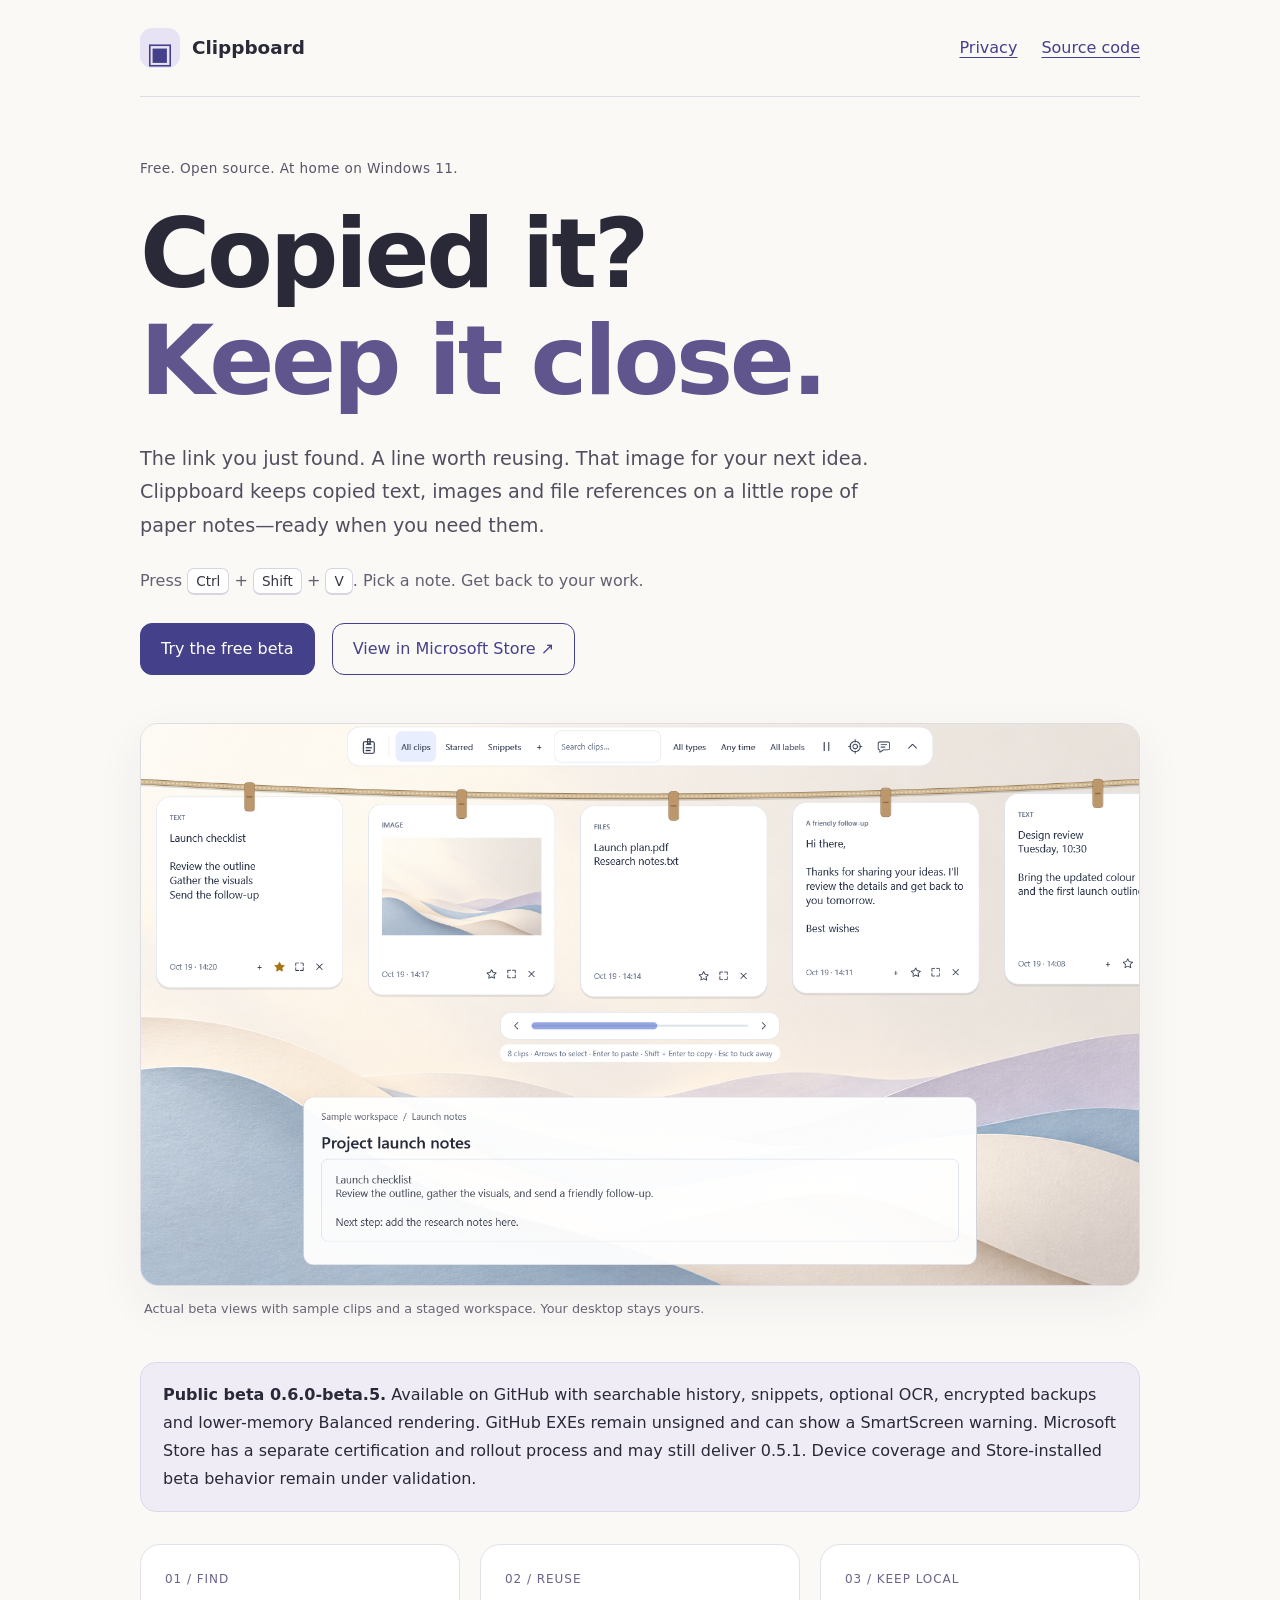
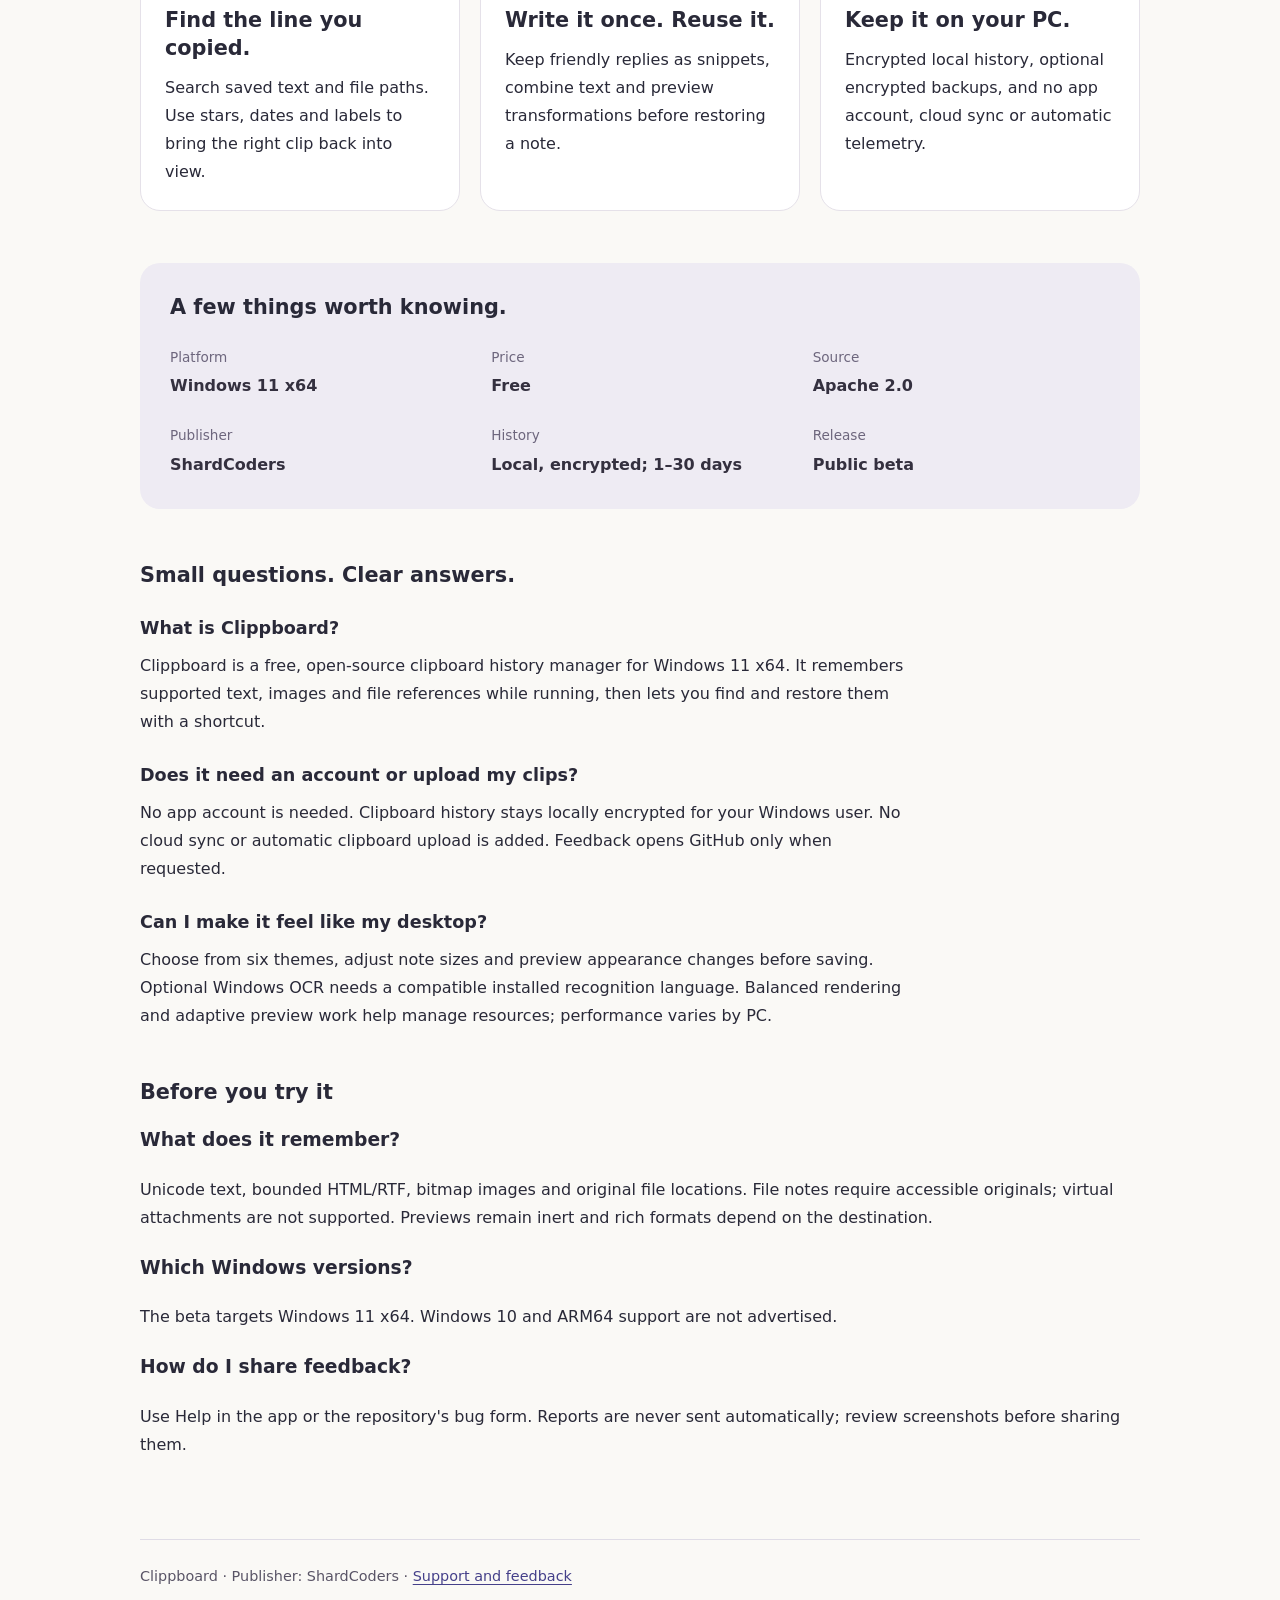
<file: site/index.html>
<!doctype html>
<html lang="en">
<head>
  <meta charset="utf-8">
  <meta name="viewport" content="width=device-width, initial-scale=1">
  <meta name="description" content="Clippboard is a free, open-source clipboard manager for Windows 11. Find copied text, images and file references on a rope of paper notes. Search, save snippets and keep history locally.">
  <link rel="canonical" href="https://shardapps.github.io/clippboard/">
  <meta property="og:title" content="Clippboard — Copied it? Keep it close.">
  <meta property="og:description" content="Try the 0.6 beta: searchable paper notes, snippets, optional OCR, encrypted backups and Balanced rendering for Windows 11 x64.">
  <meta property="og:type" content="website">
  <meta property="og:url" content="https://shardapps.github.io/clippboard/">
  <meta property="og:image" content="https://shardapps.github.io/clippboard/assets/clipboard-workspace.png">
  <meta property="og:image:alt" content="Clippboard beta showing sample text, image and file notes above a staged workspace">
  <meta name="twitter:card" content="summary_large_image">
  <title>Clippboard — free clipboard manager for Windows 11</title>
  <link rel="stylesheet" href="styles.css">
</head>
<body>
  <a class="skip" href="#main">Skip to content</a>
  <header><a class="brand" href="./"><span class="logo" aria-hidden="true">▣</span> Clippboard</a><nav aria-label="Main"><a href="privacy/">Privacy</a><a href="https://github.com/shardapps/clippboard">Source code</a></nav></header>
  <main id="main" class="home">
    <p class="eyebrow">Free. Open source. At home on Windows 11.</p>
    <h1>Copied it?<br><span>Keep it close.</span></h1>
    <p class="lead">The link you just found. A line worth reusing. That image for your next idea. Clippboard keeps copied text, images and file references on a little rope of paper notes—ready when you need them.</p>
    <p class="shortcut-hint">Press <kbd>Ctrl</kbd> + <kbd>Shift</kbd> + <kbd>V</kbd>. Pick a note. Get back to your work.</p>
    <p><a class="button" href="https://github.com/shardapps/clippboard/releases/tag/v0.6.0-beta.5">Try the free beta</a> <a class="button secondary" href="https://apps.microsoft.com/detail/9PP8015JDJ45">View in Microsoft Store ↗</a></p>
    <figure class="app-shot"><img src="assets/clipboard-workspace.png" width="1600" height="900" alt="Actual Clippboard beta controls displaying sample text, image and file notes on a rope over a staged project workspace" fetchpriority="high"><figcaption>Actual beta views with sample clips and a staged workspace. Your desktop stays yours.</figcaption></figure>
    <div class="notice"><strong>Public beta 0.6.0-beta.5.</strong> Available on GitHub with searchable history, snippets, optional OCR, encrypted backups and lower-memory Balanced rendering. GitHub EXEs remain unsigned and can show a SmartScreen warning. Microsoft Store has a separate certification and rollout process and may still deliver 0.5.1. Device coverage and Store-installed beta behavior remain under validation.</div>
    <div class="cards"><section><p class="card-number">01 / FIND</p><h2>Find the line you copied.</h2><p>Search saved text and file paths. Use stars, dates and labels to bring the right clip back into view.</p></section><section><p class="card-number">02 / REUSE</p><h2>Write it once. Reuse it.</h2><p>Keep friendly replies as snippets, combine text and preview transformations before restoring a note.</p></section><section><p class="card-number">03 / KEEP LOCAL</p><h2>Keep it on your PC.</h2><p>Encrypted local history, optional encrypted backups, and no app account, cloud sync or automatic telemetry.</p></section></div>
    <section class="app-facts" aria-label="Clippboard at a glance"><h2>A few things worth knowing.</h2><dl><div><dt>Platform</dt><dd>Windows 11 x64</dd></div><div><dt>Price</dt><dd>Free</dd></div><div><dt>Source</dt><dd>Apache 2.0</dd></div><div><dt>Publisher</dt><dd>ShardCoders</dd></div><div><dt>History</dt><dd>Local, encrypted; 1–30 days</dd></div><div><dt>Release</dt><dd>Public beta</dd></div></dl></section>
    <section class="faq" aria-label="About Clippboard"><h2>Small questions. Clear answers.</h2><h3>What is Clippboard?</h3><p>Clippboard is a free, open-source clipboard history manager for Windows 11 x64. It remembers supported text, images and file references while running, then lets you find and restore them with a shortcut.</p><h3>Does it need an account or upload my clips?</h3><p>No app account is needed. Clipboard history stays locally encrypted for your Windows user. No cloud sync or automatic clipboard upload is added. Feedback opens GitHub only when requested.</p><h3>Can I make it feel like my desktop?</h3><p>Choose from six themes, adjust note sizes and preview appearance changes before saving. Optional Windows OCR needs a compatible installed recognition language. Balanced rendering and adaptive preview work help manage resources; performance varies by PC.</p></section>
    <section aria-label="Common questions"><h2>Before you try it</h2><h3>What does it remember?</h3><p>Unicode text, bounded HTML/RTF, bitmap images and original file locations. File notes require accessible originals; virtual attachments are not supported. Previews remain inert and rich formats depend on the destination.</p><h3>Which Windows versions?</h3><p>The beta targets Windows 11 x64. Windows 10 and ARM64 support are not advertised.</p><h3>How do I share feedback?</h3><p>Use Help in the app or the repository's bug form. Reports are never sent automatically; review screenshots before sharing them.</p></section>
  </main>
  <footer>Clippboard · Publisher: ShardCoders · <a href="https://github.com/shardapps/clippboard/issues">Support and feedback</a></footer>
</body>
</html>
</file>
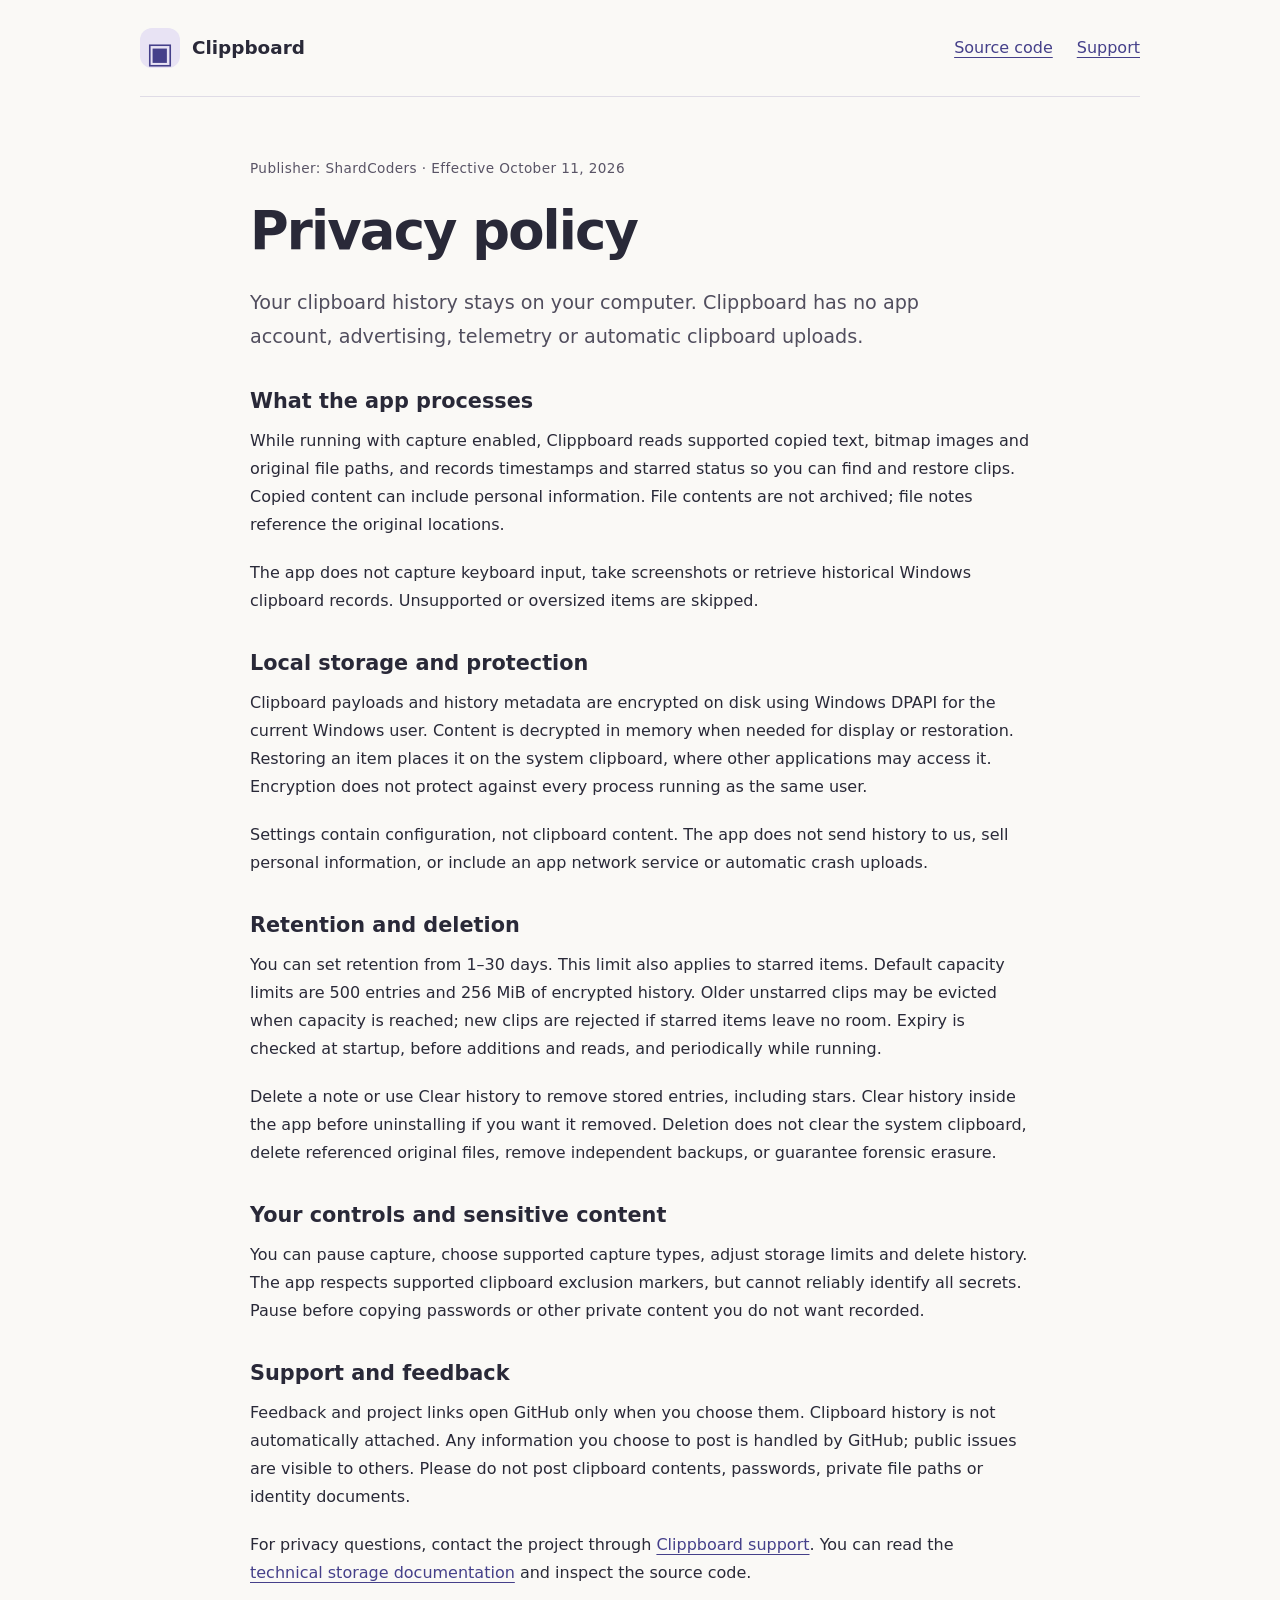
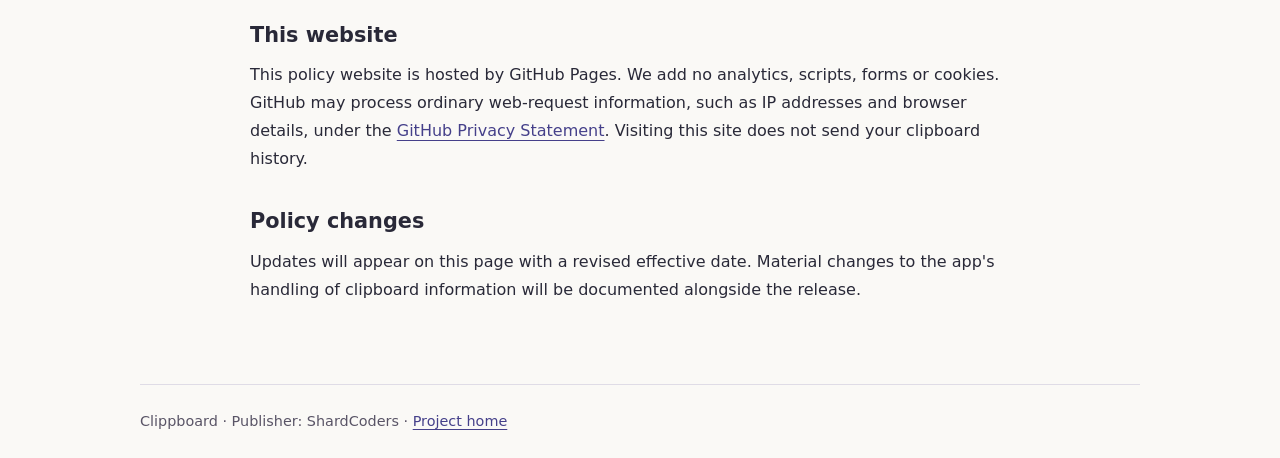
<file: site/privacy/index.html>
<!doctype html>
<html lang="en">
<head>
  <meta charset="utf-8">
  <meta name="viewport" content="width=device-width, initial-scale=1">
  <meta name="description" content="Clippboard privacy policy: clipboard history stays encrypted locally, with no telemetry or automatic uploads, and retention of 1–30 days.">
  <title>Clippboard Privacy Policy</title>
  <link rel="stylesheet" href="../styles.css">
</head>
<body>
  <a class="skip" href="#main">Skip to content</a>
  <header><a class="brand" href="../"><span class="logo" aria-hidden="true">▣</span> Clippboard</a><nav aria-label="Main"><a href="https://github.com/shardapps/clippboard">Source code</a><a href="https://github.com/shardapps/clippboard/issues">Support</a></nav></header>
  <main id="main" class="policy">
    <p class="eyebrow">Publisher: ShardCoders · Effective October 11, 2026</p>
    <h1>Privacy policy</h1>
    <p class="lead">Your clipboard history stays on your computer. Clippboard has no app account, advertising, telemetry or automatic clipboard uploads.</p>
    <section><h2>What the app processes</h2><p>While running with capture enabled, Clippboard reads supported copied text, bitmap images and original file paths, and records timestamps and starred status so you can find and restore clips. Copied content can include personal information. File contents are not archived; file notes reference the original locations.</p><p>The app does not capture keyboard input, take screenshots or retrieve historical Windows clipboard records. Unsupported or oversized items are skipped.</p></section>
    <section><h2>Local storage and protection</h2><p>Clipboard payloads and history metadata are encrypted on disk using Windows DPAPI for the current Windows user. Content is decrypted in memory when needed for display or restoration. Restoring an item places it on the system clipboard, where other applications may access it. Encryption does not protect against every process running as the same user.</p><p>Settings contain configuration, not clipboard content. The app does not send history to us, sell personal information, or include an app network service or automatic crash uploads.</p></section>
    <section><h2>Retention and deletion</h2><p>You can set retention from 1–30 days. This limit also applies to starred items. Default capacity limits are 500 entries and 256 MiB of encrypted history. Older unstarred clips may be evicted when capacity is reached; new clips are rejected if starred items leave no room. Expiry is checked at startup, before additions and reads, and periodically while running.</p><p>Delete a note or use Clear history to remove stored entries, including stars. Clear history inside the app before uninstalling if you want it removed. Deletion does not clear the system clipboard, delete referenced original files, remove independent backups, or guarantee forensic erasure.</p></section>
    <section><h2>Your controls and sensitive content</h2><p>You can pause capture, choose supported capture types, adjust storage limits and delete history. The app respects supported clipboard exclusion markers, but cannot reliably identify all secrets. Pause before copying passwords or other private content you do not want recorded.</p></section>
    <section><h2>Support and feedback</h2><p>Feedback and project links open GitHub only when you choose them. Clipboard history is not automatically attached. Any information you choose to post is handled by GitHub; public issues are visible to others. Please do not post clipboard contents, passwords, private file paths or identity documents.</p><p>For privacy questions, contact the project through <a href="https://github.com/shardapps/clippboard/issues">Clippboard support</a>. You can read the <a href="https://github.com/shardapps/clippboard/blob/main/docs/privacy.md">technical storage documentation</a> and inspect the source code.</p></section>
    <section><h2>This website</h2><p>This policy website is hosted by GitHub Pages. We add no analytics, scripts, forms or cookies. GitHub may process ordinary web-request information, such as IP addresses and browser details, under the <a href="https://docs.github.com/en/site-policy/privacy-policies/github-general-privacy-statement">GitHub Privacy Statement</a>. Visiting this site does not send your clipboard history.</p></section>
    <section><h2>Policy changes</h2><p>Updates will appear on this page with a revised effective date. Material changes to the app's handling of clipboard information will be documented alongside the release.</p></section>
  </main>
  <footer>Clippboard · Publisher: ShardCoders · <a href="../">Project home</a></footer>
</body>
</html>
</file>
<file: site/styles.css>
:root { color-scheme: light; font-family: "Segoe UI", system-ui, sans-serif; color: #292938; background: #faf9f6; }
* { box-sizing: border-box; }
body { margin: 0; line-height: 1.75; }
a { color: #45408a; text-underline-offset: .22em; }
a:hover { color: #29244e; }
a:focus-visible { outline: 3px solid #6354ba; outline-offset: 5px; border-radius: 3px; }
header, main, footer { width: min(100% - 48px, 1000px); margin-inline: auto; }
header { display: flex; justify-content: space-between; align-items: center; gap: 24px; padding-block: 28px; border-bottom: 1px solid #dfdce6; }
.brand { display: flex; align-items: center; gap: 12px; font-size: 1.15rem; font-weight: 650; text-decoration: none; color: #292938; }
.logo { display: inline-grid; place-items: center; width: 40px; height: 40px; border-radius: 12px; color: #45408a; background: #e8e3f4; font-size: 1.8rem; }
nav { display: flex; gap: 24px; }
main { padding-block: 60px; }
.eyebrow { font-size: .85rem; color: #595466; letter-spacing: .03em; }
h1 { font-size: clamp(2.2rem, 6vw, 4.2rem); line-height: 1.12; letter-spacing: -.035em; margin: 20px 0 26px; font-weight: 650; }
h2 { line-height: 1.35; font-size: 1.3rem; margin-block: 0 12px; }
p { margin-block: 0 20px; }
.lead { max-width: 740px; font-size: 1.2rem; color: #514e5e; }
.home h1 { font-size: clamp(3.2rem, 8vw, 6rem); }
.home h1 span { color: #61558d; }
.shortcut-hint { color: #626071; margin-block: 24px 28px; }
kbd { font: inherit; font-size: .85em; padding: 4px 8px; border: 1px solid #d9d4e2; border-bottom-width: 2px; border-radius: 7px; background: #fff; color: #393346; }
.app-shot { margin: 36px 0 42px; }
.app-shot img { display: block; width: 100%; height: auto; border-radius: 18px; border: 1px solid #dfdce6; box-shadow: 0 16px 48px #29293810; }
.app-shot figcaption { font-size: .8rem; color: #696576; margin: 12px 4px 0; }
.card-number { font-size: .75rem; letter-spacing: .08em; color: #6d6287; margin-bottom: 16px !important; }
.app-facts { margin: 52px 0; padding: 30px; border-radius: 20px; background: #eeebf3; }
.app-facts dl { display: grid; grid-template-columns: repeat(3, 1fr); gap: 24px; margin: 24px 0 0; }
.app-facts dt { color: #6d667d; font-size: .85rem; }
.app-facts dd { margin: 3px 0 0; color: #34303f; font-weight: 600; }
.faq { margin-block: 48px; max-width: 780px; }
.faq h3 { font-size: 1.1rem; margin: 24px 0 8px; }
@media (max-width: 640px) { .app-facts dl { grid-template-columns: repeat(2, 1fr); } .app-facts { padding: 24px; } }
.notice { padding: 18px 22px; border: 1px solid #ded7eb; border-radius: 16px; background: #f0ecf6; margin-block: 32px; }
.cards { display: grid; grid-template-columns: repeat(3, 1fr); gap: 20px; margin-block: 32px; }
.cards section { padding: 24px; background: #fff; border: 1px solid #e5e1e9; border-radius: 20px; }
.cards p { margin: 0; }
.button { display: inline-block; padding: 11px 20px; margin: 0 12px 12px 0; background: #45408a; color: white; border: 1px solid #45408a; border-radius: 12px; text-decoration: none; }
.button:hover { color: white; background: #29244e; }
.secondary { color: #45408a; background: transparent; }
.policy { max-width: 780px; }
.policy section { margin-top: 34px; }
.policy h1 { font-size: clamp(2.2rem, 5vw, 3.3rem); }
footer { padding-block: 24px; border-top: 1px solid #dfdce6; color: #595466; font-size: .9rem; }
.skip { position: absolute; top: -100px; left: 16px; padding: 8px 16px; background: white; z-index: 1; }
.skip:focus { top: 12px; }
@media (max-width: 640px) { header, main, footer { width: calc(100% - 32px); } header { flex-wrap: wrap; gap: 16px; padding-block: 20px; } nav { gap: 20px; } main { padding-block: 36px; } .cards { grid-template-columns: 1fr; } }
@media (forced-colors: active) { .notice, .cards section, .logo, .button { border: 1px solid CanvasText; } }
</file>
